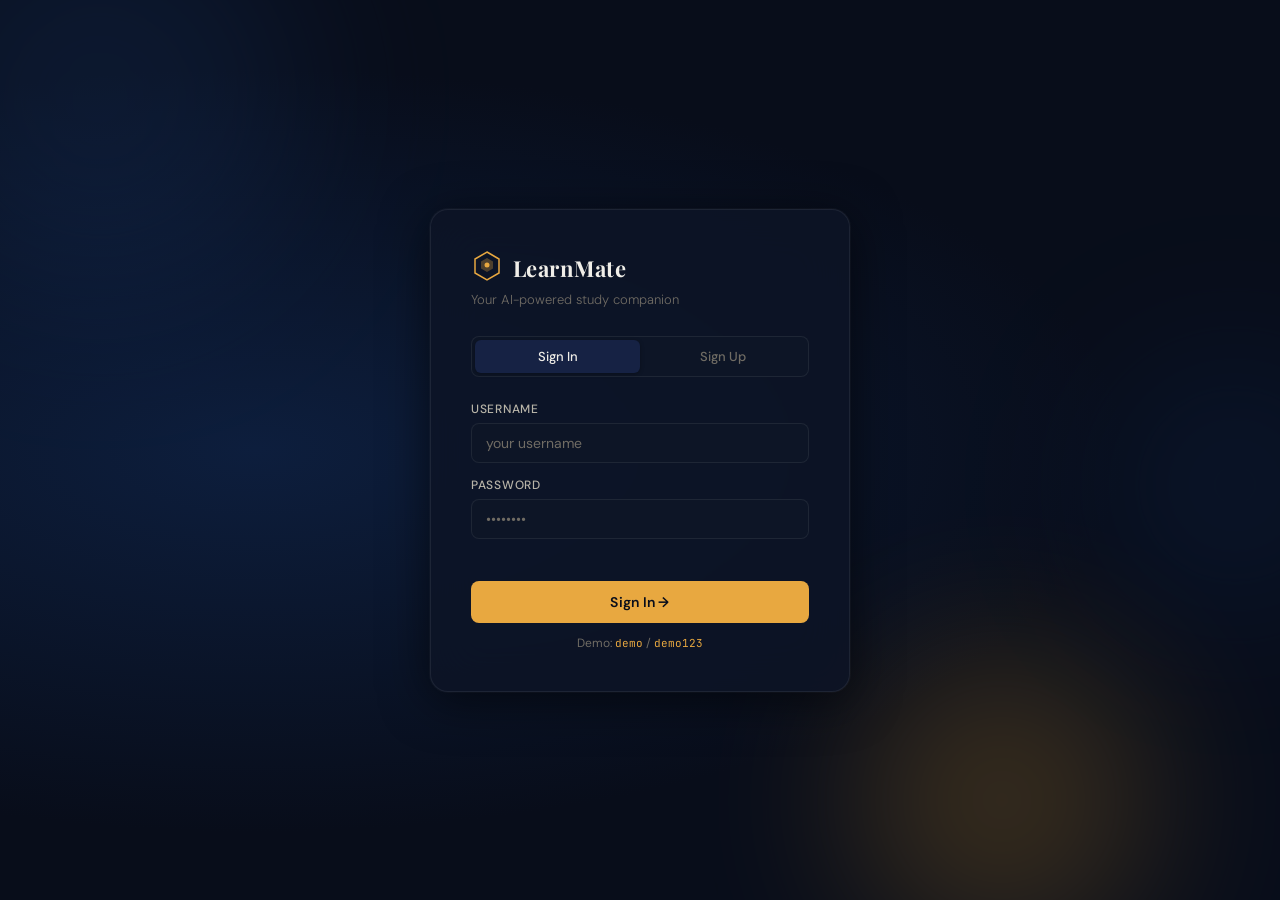
<file: index.html>
<!DOCTYPE html>
<html lang="en">
<head>
  <meta charset="UTF-8" />
  <meta name="viewport" content="width=device-width, initial-scale=1.0" />
  <title>LearnMate — AI Study Companion</title>
  <link rel="preconnect" href="https://fonts.googleapis.com" />
  <link href="https://fonts.googleapis.com/css2?family=Playfair+Display:wght@500;600;700&family=DM+Sans:wght@300;400;500;600&family=JetBrains+Mono:wght@400;500&display=swap" rel="stylesheet" />
  <link rel="stylesheet" href="style.css" />
</head>
<body>

  <!-- ══════════════════════════════════════
       AUTH SCREEN
  ══════════════════════════════════════ -->
  <div id="auth-screen" class="auth-screen">
    <div class="auth-bg">
      <div class="auth-orb auth-orb-1"></div>
      <div class="auth-orb auth-orb-2"></div>
      <div class="auth-orb auth-orb-3"></div>
    </div>

    <div class="auth-card">
      <div class="auth-brand">
        <div class="auth-logo">
          <svg width="32" height="32" viewBox="0 0 32 32" fill="none">
            <path d="M16 2L28 9V23L16 30L4 23V9L16 2Z" stroke="var(--amber)" stroke-width="1.5" fill="none"/>
            <path d="M16 8L22 11.5V18.5L16 22L10 18.5V11.5L16 8Z" fill="var(--amber)" opacity="0.3"/>
            <circle cx="16" cy="15" r="2.5" fill="var(--amber)"/>
          </svg>
        </div>
        <span class="auth-brand-name">LearnMate</span>
      </div>
      <p class="auth-tagline">Your AI-powered study companion</p>

      <!-- Tab switcher -->
      <div class="auth-tabs">
        <button class="auth-tab active" id="tab-login" onclick="switchTab('login')">Sign In</button>
        <button class="auth-tab" id="tab-signup" onclick="switchTab('signup')">Sign Up</button>
      </div>

      <!-- Login Form -->
      <div id="form-login" class="auth-form active">
        <div class="field-group">
          <label class="field-label">Username</label>
          <input type="text" id="login-username" class="field-input" placeholder="your username" autocomplete="username" />
        </div>
        <div class="field-group">
          <label class="field-label">Password</label>
          <input type="password" id="login-password" class="field-input" placeholder="••••••••" autocomplete="current-password" />
        </div>
        <div class="auth-error" id="login-error"></div>
        <button class="btn-primary" onclick="handleLogin()">Sign In →</button>
        <p class="auth-demo-hint">Demo: <code>demo</code> / <code>demo123</code></p>
      </div>

      <!-- Signup Form -->
      <div id="form-signup" class="auth-form">
        <div class="field-group">
          <label class="field-label">Full Name</label>
          <input type="text" id="signup-name" class="field-input" placeholder="Your name" />
        </div>
        <div class="field-group">
          <label class="field-label">Username</label>
          <input type="text" id="signup-username" class="field-input" placeholder="choose a username" />
        </div>
        <div class="field-group">
          <label class="field-label">Password</label>
          <input type="password" id="signup-password" class="field-input" placeholder="min 6 characters" />
        </div>
        <div class="auth-error" id="signup-error"></div>
        <div class="auth-success" id="signup-success"></div>
        <button class="btn-primary" onclick="handleSignup()">Create Account →</button>
      </div>
    </div>
  </div>

  <!-- ══════════════════════════════════════
       APP SCREEN (Dashboard + Chat)
  ══════════════════════════════════════ -->
  <div id="app-screen" class="app-screen hidden">

    <!-- Sidebar -->
    <aside class="sidebar">
      <div class="sidebar-header">
        <div class="sidebar-brand">
          <svg width="24" height="24" viewBox="0 0 32 32" fill="none">
            <path d="M16 2L28 9V23L16 30L4 23V9L16 2Z" stroke="var(--amber)" stroke-width="1.5" fill="none"/>
            <circle cx="16" cy="15" r="2.5" fill="var(--amber)"/>
          </svg>
          <span>LearnMate</span>
        </div>
      </div>

      <div class="sidebar-section">
        <p class="sidebar-section-label">Study Tools</p>
        <button class="sidebar-item active" onclick="setMode('chat')">
          <svg width="16" height="16" viewBox="0 0 24 24" fill="none" stroke="currentColor" stroke-width="1.8"><path d="M21 15a2 2 0 01-2 2H7l-4 4V5a2 2 0 012-2h14a2 2 0 012 2z"/></svg>
          AI Tutor
        </button>
        <button class="sidebar-item" onclick="setMode('flashcard')">
          <svg width="16" height="16" viewBox="0 0 24 24" fill="none" stroke="currentColor" stroke-width="1.8"><rect x="2" y="5" width="20" height="14" rx="2"/><line x1="2" y1="10" x2="22" y2="10"/></svg>
          Flashcards
        </button>
        <button class="sidebar-item" onclick="setMode('timer')">
          <svg width="16" height="16" viewBox="0 0 24 24" fill="none" stroke="currentColor" stroke-width="1.8"><circle cx="12" cy="12" r="9"/><polyline points="12 6 12 12 16 14"/></svg>
          Focus Timer
        </button>
        <button class="sidebar-item" onclick="setMode('notes')">
            <svg width="16" height="16" viewBox="0 0 24 24" fill="none" stroke="currentColor" stroke-width="1.8"><path d="M14 2H6a2 2 0 00-2 2v16a2 2 0 002 2h12a2 2 0 002-2V8z"/><polyline points="14 2 14 8 20 8"/><line x1="16" y1="13" x2="8" y2="13"/><line x1="16" y1="17" x2="8" y2="17"/></svg>
            Notes
        </button>

      </div>

      <div class="sidebar-section">
        <p class="sidebar-section-label">Quick Topics</p>
        <button class="sidebar-item small" onclick="injectPrompt('Help me understand quantum mechanics basics')">⚛ Physics</button>
        <button class="sidebar-item small" onclick="injectPrompt('Explain calculus derivatives step by step')">∫ Math</button>
        <button class="sidebar-item small" onclick="injectPrompt('Summarize World War II key events')">📜 History</button>
        <button class="sidebar-item small" onclick="injectPrompt('Explain DNA replication process')">🧬 Biology</button>
        <button class="sidebar-item small" onclick="injectPrompt('Teach me Python fundamentals')">💻 CS</button>
      </div>

      <div class="sidebar-footer">
        <div class="user-badge">
          <div class="user-avatar" id="sidebar-avatar">D</div>
          <div class="user-info">
            <span class="user-name" id="sidebar-name">Demo User</span>
            <span class="user-plan">Free Plan</span>
          </div>
        </div>
        <button class="logout-btn" onclick="handleLogout()" title="Sign out">
          <svg width="16" height="16" viewBox="0 0 24 24" fill="none" stroke="currentColor" stroke-width="1.8"><path d="M9 21H5a2 2 0 01-2-2V5a2 2 0 012-2h4"/><polyline points="16 17 21 12 16 7"/><line x1="21" y1="12" x2="9" y2="12"/></svg>
        </button>
      </div>
    </aside>

    <!-- Main Content -->
    <main class="main-content">

      <!-- ── CHAT VIEW ── -->
      <div id="view-chat" class="view active">
        <div class="chat-header">
          <div>
            <h1 class="chat-title">AI Tutor</h1>
            <p class="chat-subtitle">Powered by Groq · <span id="model-badge">llama-3.3-70b-versatile</span></p>
          </div>
          <div class="chat-header-actions">
            <button class="icon-btn" onclick="clearChat()" title="Clear chat">
              <svg width="16" height="16" viewBox="0 0 24 24" fill="none" stroke="currentColor" stroke-width="1.8"><polyline points="3 6 5 6 21 6"/><path d="M19 6l-1 14H6L5 6"/><path d="M10 11v6M14 11v6"/></svg>
            </button>
          </div>
        </div>

        <!-- API Key Banner -->
        <div class="api-banner" id="api-banner">
          <svg width="16" height="16" viewBox="0 0 24 24" fill="none" stroke="currentColor" stroke-width="1.8"><circle cx="12" cy="12" r="10"/><line x1="12" y1="8" x2="12" y2="12"/><line x1="12" y1="16" x2="12.01" y2="16"/></svg>
          <span>Enter your <strong>Groq API key</strong> to start chatting</span>
          <div class="api-key-input-wrap">
            <input type="password" id="api-key-input" placeholder="gsk_..." class="api-key-field" />
            <button class="btn-sm" onclick="saveApiKey()">Save</button>
          </div>
        </div>

        <!-- Messages -->
        <div class="messages-area" id="messages-area">
          <div class="welcome-state" id="welcome-state">
            <div class="welcome-icon">
              <svg width="40" height="40" viewBox="0 0 32 32" fill="none">
                <path d="M16 2L28 9V23L16 30L4 23V9L16 2Z" stroke="var(--amber)" stroke-width="1.2" fill="none"/>
                <path d="M16 8L22 11.5V18.5L16 22L10 18.5V11.5L16 8Z" fill="var(--amber)" opacity="0.2"/>
                <circle cx="16" cy="15" r="3" fill="var(--amber)"/>
              </svg>
            </div>
            <h2 class="welcome-title">What are we studying today?</h2>
            <p class="welcome-sub">Ask anything, or pick a prompt below to get started.</p>
            <div class="prompt-grid">
              <button class="prompt-chip" onclick="injectPrompt('Explain this concept like I\'m 16: photosynthesis')">🌱 Explain photosynthesis simply</button>
              <button class="prompt-chip" onclick="injectPrompt('Create 5 quiz questions about the French Revolution')">📋 Quiz me on French Revolution</button>
              <button class="prompt-chip" onclick="injectPrompt('Help me write a study plan for exams in 2 weeks')">🗓 Build my study plan</button>
              <button class="prompt-chip" onclick="injectPrompt('Summarize the key ideas of Newton\'s laws of motion')">⚡ Newton\'s laws summary</button>
              <button class="prompt-chip" onclick="injectPrompt('What are the most effective study techniques backed by science?')">🧠 Best study techniques</button>
              <button class="prompt-chip" onclick="injectPrompt('Explain the difference between mitosis and meiosis')">🔬 Mitosis vs meiosis</button>
            </div>
          </div>
        </div>

        <!-- Input Area -->
        <div class="input-area">
          <div class="input-wrap">
            <textarea id="chat-input" class="chat-textarea" placeholder="Ask your AI tutor anything..." rows="1" onkeydown="handleKey(event)" oninput="autoResize(this)"></textarea>
            <button class="send-btn" id="send-btn" onclick="sendMessage()">
              <svg width="18" height="18" viewBox="0 0 24 24" fill="none" stroke="currentColor" stroke-width="2"><line x1="22" y1="2" x2="11" y2="13"/><polygon points="22 2 15 22 11 13 2 9 22 2"/></svg>
            </button>
          </div>
          <p class="input-hint">Press <kbd>Enter</kbd> to send · <kbd>Shift+Enter</kbd> for new line</p>
        </div>
      </div>

      <!-- ── FLASHCARD VIEW ── -->
      <div id="view-flashcard" class="view">
        <div class="chat-header">
          <div><h1 class="chat-title">Flashcard Generator</h1><p class="chat-subtitle">AI-generated study cards</p></div>
        </div>
        <div class="tool-body">
          <div class="tool-card">
            <label class="field-label">Topic to generate flashcards for</label>
            <input type="text" id="flashcard-topic" class="field-input" placeholder="e.g. Photosynthesis, World War II, Python loops..." />
            <div class="field-group" style="margin-top:12px">
              <label class="field-label">Number of cards</label>
              <select id="flashcard-count" class="field-input">
                <option>5</option><option selected>10</option><option>15</option>
              </select>
            </div>
            <button class="btn-primary" style="margin-top:16px" onclick="generateFlashcards()">Generate Cards</button>
          </div>
          <div id="flashcard-output" class="flashcard-output"></div>
        </div>
      </div>

      <!-- ── TIMER VIEW ── -->
      <div id="view-timer" class="view">
        <div class="chat-header">
          <div><h1 class="chat-title">Focus Timer</h1><p class="chat-subtitle">Pomodoro technique</p></div>
        </div>
        <div class="tool-body timer-body">
          <div class="timer-card">
            <div class="timer-mode-tabs">
              <button class="timer-tab active" onclick="setTimerMode(25, this)">Pomodoro</button>
              <button class="timer-tab" onclick="setTimerMode(5, this)">Short Break</button>
              <button class="timer-tab" onclick="setTimerMode(15, this)">Long Break</button>
            </div>
            <div class="timer-display" id="timer-display">25:00</div>
            <div class="timer-label" id="timer-label">Focus Time</div>
            <div class="timer-controls">
              <button class="btn-primary" id="timer-btn" onclick="toggleTimer()">Start</button>
              <button class="btn-ghost" onclick="resetTimer()">Reset</button>
            </div>
            <div class="pomodoro-count">
              <span class="pomodoro-dot filled"></span>
              <span class="pomodoro-dot"></span>
              <span class="pomodoro-dot"></span>
              <span class="pomodoro-dot"></span>
              <p style="margin-top:8px;font-size:12px;color:var(--text-muted)">Session 1 of 4</p>
            </div>
          </div>
        </div>
      </div>

      <div class="view" id="view-notes">
        <div class="chat-header">
          <div>
            <h1 class="chat-title">Study Notes</h1>
            <p class="chat-subtitle">Saved to your browser · persist across sessions</p>
          </div>

          <div class="chat-header-action">
            <button class="icon-btn" onclick="Notes.clearAll()" title="Delete all notes">
              <svg width="16" height="16" viewBox="0 0 24 24" fill="none" stroke="currentColor" stroke-width="1.8"><polyline points="3 6 5 6 21 6"/><path d="M19 6l-1 14H6L5 6"/></svg>
            </button>
          </div>
        </div>

        <div class="tool-body">
          <div class="tool-card">
            <label class="field-label">New Note</label>
            <textarea name="" id="note-input" class="field-input" rows="3" placeholder="Write your study note here... (Ctrl+Enter to save)"></textarea>
            <div class="note-form-row">
              <div class="field-group" style="flex:1;margin-bottom:0">
                <select id="note-tage-select" class="field-input">
                  <option>General</option>
                  <option>Summary</option>
                  <option>Formula</option>
                  <option>Definiton</option>
                  <option>Question</option>
                  <option>Important</option>
                </select>
              </div>

              <div class="note-colors">
                <button class="note-color-btn" data-color="#e8a840" style="background: #e8a840" title="Amber"></button>
                <button class="note-color-btn" data-color="#34d399" style="background:#34d399" title="Green"></button>
                <button class="note-color-btn" data-color="#60a5fa" style="background:#60a5fa" title="Blue"></button>
                <button class="note-color-btn" data-color="#f472b6" style="background:#f472b6" title="Pink"></button>
              </div>
              <button class="btn-sm" onclick="Notes.addNote()">Save Note</button>
            </div>
          </div>

          <div class="notes-empty" id="notes-empty">
            <svg width="32" height="32" viewBox="0 0 24 24" fill="none" stroke="currentColor" stroke-width="1.5" opacity="0.3"><path d="M14 2H6a2 2 0 00-2 2v16a2 2 0 002 2h12a2 2 0 002-2V8z"/><polyline points="14 2 14 8 20 8"/></svg>
            <p>No notes yet. Write your first one above!</p>
          </div>
          <div id="notes-list" class="notes-list"></div>
        </div>
      </div>
    </main>
  </div>

  <script src="js/config.js"></script>
  <script src="js/auth.js"></script>
  <script src="js/chat.js"></script>
  <script src="js/flashcards.js"></script>
  <script src="js/timer.js"></script>
  <script src="js/notes.js"></script>
</body>
</html>
</file>
<file: style.css>
/* ═══════════════════════════════════════════
   STUDYMIND — Premium Study Chatbot
   Style: Dark scholarly + warm amber accents
   Font: Playfair Display + DM Sans
═══════════════════════════════════════════ */

*, *::before, *::after { box-sizing: border-box; margin: 0; padding: 0; }

:root {
  --navy-950: #080d1a;
  --navy-900: #0d1526;
  --navy-800: #111d35;
  --navy-700: #162244;
  --navy-600: #1e2f55;
  --navy-500: #253665;
  --amber:     #e8a840;
  --amber-dim: #c48a28;
  --amber-glow:#e8a84022;
  --emerald:   #34d399;
  --rose:      #f87171;
  --text-primary: #f0eee8;
  --text-secondary: #b8b4a8;
  --text-muted: #706c64;
  --border: rgba(255,255,255,0.07);
  --border-hover: rgba(232,168,64,0.3);
  --glass: rgba(13,21,38,0.85);
  --radius: 12px;
  --radius-lg: 18px;
  --shadow: 0 4px 24px rgba(0,0,0,0.4);
  --shadow-lg: 0 8px 48px rgba(0,0,0,0.6);
  --transition: 0.2s cubic-bezier(0.4,0,0.2,1);
}

html { font-size: 16px; }
body {
  font-family: 'DM Sans', sans-serif;
  background: var(--navy-950);
  color: var(--text-primary);
  min-height: 100vh;
  overflow: hidden;
}

/* ══════════════ UTILITIES ══════════════ */
.hidden { display: none !important; }

/* ══════════════ SCROLLBAR ══════════════ */
::-webkit-scrollbar { width: 4px; }
::-webkit-scrollbar-track { background: transparent; }
::-webkit-scrollbar-thumb { background: var(--navy-600); border-radius: 2px; }
::-webkit-scrollbar-thumb:hover { background: var(--amber-dim); }

/* ══════════════════════════════════════
   AUTH SCREEN
══════════════════════════════════════ */
.auth-screen {
  min-height: 100vh;
  display: flex;
  align-items: center;
  justify-content: center;
  position: relative;
  overflow: hidden;
  background: radial-gradient(ellipse at 20% 50%, #0d1e3d 0%, var(--navy-950) 60%);
}

.auth-bg { position: absolute; inset: 0; pointer-events: none; }

.auth-orb {
  position: absolute;
  border-radius: 50%;
  filter: blur(80px);
  opacity: 0.25;
  animation: orb-drift 8s ease-in-out infinite;
}
.auth-orb-1 { width: 400px; height: 400px; background: #1a3a6e; top: -100px; left: -100px; animation-delay: 0s; }
.auth-orb-2 { width: 300px; height: 300px; background: #c48a28; bottom: -50px; right: 10%; animation-delay: -3s; }
.auth-orb-3 { width: 250px; height: 250px; background: #0f2d5a; top: 40%; right: -80px; animation-delay: -6s; }

@keyframes orb-drift {
  0%, 100% { transform: translate(0,0) scale(1); }
  33% { transform: translate(20px,-15px) scale(1.05); }
  66% { transform: translate(-10px,20px) scale(0.95); }
}

.auth-card {
  background: var(--glass);
  border: 1px solid var(--border);
  border-radius: var(--radius-lg);
  padding: 40px;
  width: 100%;
  max-width: 420px;
  backdrop-filter: blur(24px);
  box-shadow: var(--shadow-lg), 0 0 0 1px rgba(255,255,255,0.04);
  position: relative;
  z-index: 1;
  animation: card-in 0.5s cubic-bezier(0.4,0,0.2,1);
}

@keyframes card-in {
  from { opacity:0; transform: translateY(20px) scale(0.97); }
  to   { opacity:1; transform: translateY(0) scale(1); }
}

.auth-brand {
  display: flex;
  align-items: center;
  gap: 10px;
  margin-bottom: 4px;
}
.auth-brand-name {
  font-family: 'Playfair Display', serif;
  font-size: 22px;
  font-weight: 700;
  color: var(--text-primary);
  letter-spacing: 0.02em;
}
.auth-tagline {
  font-size: 13px;
  color: var(--text-muted);
  margin-bottom: 28px;
  font-weight: 300;
}

.auth-tabs {
  display: flex;
  gap: 0;
  background: var(--navy-900);
  border: 1px solid var(--border);
  border-radius: 8px;
  padding: 3px;
  margin-bottom: 24px;
}
.auth-tab {
  flex: 1;
  padding: 8px;
  border: none;
  background: transparent;
  color: var(--text-muted);
  font-family: 'DM Sans', sans-serif;
  font-size: 13px;
  font-weight: 500;
  border-radius: 6px;
  cursor: pointer;
  transition: var(--transition);
}
.auth-tab.active {
  background: var(--navy-700);
  color: var(--text-primary);
  box-shadow: 0 1px 4px rgba(0,0,0,0.3);
}

.auth-form { display: none; }
.auth-form.active { display: block; animation: fade-in 0.3s ease; }

@keyframes fade-in { from { opacity:0; transform: translateY(6px); } to { opacity:1; transform: translateY(0); } }

.field-group { margin-bottom: 14px; }
.field-label {
  display: block;
  font-size: 12px;
  font-weight: 500;
  color: var(--text-secondary);
  letter-spacing: 0.06em;
  text-transform: uppercase;
  margin-bottom: 6px;
}
.field-input {
  width: 100%;
  background: var(--navy-900);
  border: 1px solid var(--border);
  border-radius: 8px;
  color: var(--text-primary);
  font-family: 'DM Sans', sans-serif;
  font-size: 14px;
  padding: 10px 14px;
  outline: none;
  transition: var(--transition);
}
.field-input:focus { border-color: var(--amber); box-shadow: 0 0 0 3px var(--amber-glow); }
.field-input::placeholder { color: var(--text-muted); }
select.field-input { cursor: pointer; }

.btn-primary {
  width: 100%;
  background: var(--amber);
  color: var(--navy-950);
  border: none;
  border-radius: 8px;
  padding: 12px;
  font-family: 'DM Sans', sans-serif;
  font-size: 14px;
  font-weight: 600;
  cursor: pointer;
  transition: var(--transition);
  letter-spacing: 0.02em;
  margin-top: 4px;
}
.btn-primary:hover { background: #f0b84a; transform: translateY(-1px); box-shadow: 0 4px 16px rgba(232,168,64,0.35); }
.btn-primary:active { transform: translateY(0); }

.auth-error { font-size: 12px; color: var(--rose); margin-bottom: 8px; min-height: 16px; }
.auth-success { font-size: 12px; color: var(--emerald); margin-bottom: 8px; min-height: 16px; }
.auth-demo-hint { font-size: 12px; color: var(--text-muted); text-align: center; margin-top: 12px; }
.auth-demo-hint code { font-family: 'JetBrains Mono', monospace; color: var(--amber); font-size: 11px; }

/* ══════════════════════════════════════
   APP SCREEN LAYOUT
══════════════════════════════════════ */
.app-screen {
  display: flex;
  height: 100vh;
  overflow: hidden;
}

/* ══════════════════════════════════════
   SIDEBAR
══════════════════════════════════════ */
.sidebar {
  width: 220px;
  flex-shrink: 0;
  background: var(--navy-900);
  border-right: 1px solid var(--border);
  display: flex;
  flex-direction: column;
  overflow: hidden;
}

.sidebar-header {
  padding: 20px 16px 16px;
  border-bottom: 1px solid var(--border);
}
.sidebar-brand {
  display: flex;
  align-items: center;
  gap: 8px;
  font-family: 'Playfair Display', serif;
  font-size: 16px;
  font-weight: 600;
  color: var(--text-primary);
}

.sidebar-section { padding: 16px 10px 8px; }
.sidebar-section-label {
  font-size: 10px;
  font-weight: 600;
  color: var(--text-muted);
  letter-spacing: 0.1em;
  text-transform: uppercase;
  padding: 0 6px;
  margin-bottom: 6px;
}

.sidebar-item {
  display: flex;
  align-items: center;
  gap: 8px;
  width: 100%;
  padding: 9px 10px;
  border: none;
  background: transparent;
  color: var(--text-secondary);
  font-family: 'DM Sans', sans-serif;
  font-size: 13px;
  font-weight: 400;
  border-radius: 8px;
  cursor: pointer;
  text-align: left;
  transition: var(--transition);
  margin-bottom: 2px;
}
.sidebar-item:hover { background: var(--navy-800); color: var(--text-primary); }
.sidebar-item.active { background: var(--amber-glow); color: var(--amber); border: 1px solid rgba(232,168,64,0.15); }
.sidebar-item.small { font-size: 12px; padding: 7px 10px; color: var(--text-muted); }
.sidebar-item.small:hover { color: var(--text-primary); }

.sidebar-footer {
  margin-top: auto;
  padding: 12px 10px;
  border-top: 1px solid var(--border);
  display: flex;
  align-items: center;
  gap: 8px;
}
.user-badge { display: flex; align-items: center; gap: 8px; flex: 1; min-width: 0; }
.user-avatar {
  width: 30px; height: 30px;
  background: var(--amber);
  color: var(--navy-950);
  border-radius: 50%;
  display: flex; align-items: center; justify-content: center;
  font-size: 12px; font-weight: 700;
  flex-shrink: 0;
}
.user-info { display: flex; flex-direction: column; min-width: 0; }
.user-name { font-size: 12px; font-weight: 500; color: var(--text-primary); truncate: ellipsis; white-space: nowrap; overflow: hidden; }
.user-plan { font-size: 10px; color: var(--text-muted); }
.logout-btn {
  background: transparent; border: none; color: var(--text-muted);
  cursor: pointer; padding: 6px; border-radius: 6px; transition: var(--transition);
  flex-shrink: 0;
}
.logout-btn:hover { background: var(--navy-800); color: var(--rose); }

/* ══════════════════════════════════════
   MAIN CONTENT
══════════════════════════════════════ */
.main-content { flex: 1; display: flex; flex-direction: column; overflow: hidden; }

/* ── Views ── */
.view { display: none; flex-direction: column; height: 100%; overflow: hidden; }
.view.active { display: flex; }

/* ── Chat Header ── */
.chat-header {
  display: flex;
  align-items: center;
  justify-content: space-between;
  padding: 20px 28px 16px;
  border-bottom: 1px solid var(--border);
  flex-shrink: 0;
}
.chat-title {
  font-family: 'Playfair Display', serif;
  font-size: 20px;
  font-weight: 600;
  color: var(--text-primary);
}
.chat-subtitle { font-size: 12px; color: var(--text-muted); margin-top: 2px; }
#model-badge {
  font-family: 'JetBrains Mono', monospace;
  font-size: 10px;
  background: var(--navy-800);
  border: 1px solid var(--border);
  padding: 2px 6px;
  border-radius: 4px;
  color: var(--amber);
}
.chat-header-actions { display: flex; gap: 8px; }
.icon-btn {
  background: transparent; border: 1px solid var(--border);
  color: var(--text-muted); padding: 7px; border-radius: 8px;
  cursor: pointer; transition: var(--transition); display: flex; align-items: center;
}
.icon-btn:hover { background: var(--navy-800); color: var(--text-primary); border-color: var(--border-hover); }

/* ── API Banner ── */
.api-banner {
  display: flex;
  align-items: center;
  gap: 10px;
  background: var(--amber-glow);
  border: 1px solid rgba(232,168,64,0.2);
  border-radius: 10px;
  margin: 12px 24px;
  padding: 12px 16px;
  font-size: 13px;
  color: var(--text-secondary);
  flex-shrink: 0;
  flex-wrap: wrap;
}
.api-banner svg { color: var(--amber); flex-shrink: 0; }
.api-banner span { flex: 1; min-width: 180px; }
.api-key-input-wrap { display: flex; gap: 8px; flex: 1; min-width: 220px; }
.api-key-field {
  flex: 1;
  background: var(--navy-900);
  border: 1px solid var(--border);
  border-radius: 6px;
  color: var(--text-primary);
  font-family: 'JetBrains Mono', monospace;
  font-size: 12px;
  padding: 6px 10px;
  outline: none;
}
.api-key-field:focus { border-color: var(--amber); }
.btn-sm {
  background: var(--amber); color: var(--navy-950);
  border: none; border-radius: 6px; padding: 6px 14px;
  font-size: 12px; font-weight: 600; cursor: pointer;
  font-family: 'DM Sans', sans-serif; transition: var(--transition);
  white-space: nowrap;
}
.btn-sm:hover { background: #f0b84a; }

/* ── Messages ── */
.messages-area {
  flex: 1;
  overflow-y: auto;
  padding: 20px 28px;
  display: flex;
  flex-direction: column;
  gap: 4px;
}

/* Welcome state */
.welcome-state { text-align: center; margin: auto; max-width: 560px; padding: 20px 0; }
.welcome-icon {
  width: 72px; height: 72px;
  background: var(--amber-glow);
  border: 1px solid rgba(232,168,64,0.2);
  border-radius: 50%;
  display: flex; align-items: center; justify-content: center;
  margin: 0 auto 20px;
}
.welcome-title {
  font-family: 'Playfair Display', serif;
  font-size: 24px;
  font-weight: 600;
  color: var(--text-primary);
  margin-bottom: 8px;
}
.welcome-sub { font-size: 14px; color: var(--text-muted); margin-bottom: 28px; }

.prompt-grid {
  display: grid;
  grid-template-columns: 1fr 1fr;
  gap: 10px;
}
.prompt-chip {
  background: var(--navy-800);
  border: 1px solid var(--border);
  border-radius: 10px;
  padding: 12px 14px;
  color: var(--text-secondary);
  font-family: 'DM Sans', sans-serif;
  font-size: 13px;
  text-align: left;
  cursor: pointer;
  transition: var(--transition);
  line-height: 1.4;
}
.prompt-chip:hover {
  background: var(--navy-700);
  border-color: var(--border-hover);
  color: var(--text-primary);
  transform: translateY(-1px);
}

/* Message bubbles */
.message {
  display: flex;
  gap: 12px;
  max-width: 820px;
  animation: msg-in 0.25s ease;
}
@keyframes msg-in { from { opacity:0; transform: translateY(6px); } to { opacity:1; transform: translateY(0); } }

.message.user { align-self: flex-end; flex-direction: row-reverse; }

.msg-avatar {
  width: 28px; height: 28px;
  border-radius: 50%;
  display: flex; align-items: center; justify-content: center;
  font-size: 11px; font-weight: 700;
  flex-shrink: 0; margin-top: 4px;
}
.message.user .msg-avatar { background: var(--amber); color: var(--navy-950); }
.message.assistant .msg-avatar { background: var(--navy-700); border: 1px solid var(--border); color: var(--amber); }

.msg-bubble {
  padding: 12px 16px;
  border-radius: 14px;
  font-size: 14px;
  line-height: 1.65;
  max-width: calc(100% - 50px);
}
.message.user .msg-bubble {
  background: var(--navy-700);
  border: 1px solid var(--border);
  border-bottom-right-radius: 4px;
  color: var(--text-primary);
}
.message.assistant .msg-bubble {
  background: var(--navy-800);
  border: 1px solid var(--border);
  border-bottom-left-radius: 4px;
  color: var(--text-primary);
}

/* Markdown-ish styling inside bubbles */
.msg-bubble strong { color: var(--amber); font-weight: 600; }
.msg-bubble code {
  font-family: 'JetBrains Mono', monospace;
  font-size: 12px;
  background: var(--navy-900);
  border: 1px solid var(--border);
  padding: 1px 5px;
  border-radius: 4px;
  color: var(--emerald);
}
.msg-bubble pre {
  background: var(--navy-900);
  border: 1px solid var(--border);
  border-radius: 8px;
  padding: 12px;
  overflow-x: auto;
  margin: 8px 0;
  font-family: 'JetBrains Mono', monospace;
  font-size: 12px;
  color: var(--emerald);
}
.msg-bubble ul, .msg-bubble ol { padding-left: 20px; margin: 6px 0; }
.msg-bubble li { margin: 3px 0; }
.msg-bubble h3 { font-family: 'Playfair Display', serif; color: var(--amber); margin: 10px 0 4px; font-size: 15px; }

/* Typing indicator */
.typing-bubble {
  display: flex; gap: 5px; align-items: center;
  padding: 14px 18px;
}
.typing-dot {
  width: 7px; height: 7px;
  background: var(--text-muted);
  border-radius: 50%;
  animation: bounce 1.2s ease-in-out infinite;
}
.typing-dot:nth-child(2) { animation-delay: 0.2s; }
.typing-dot:nth-child(3) { animation-delay: 0.4s; }
@keyframes bounce { 0%,60%,100% { transform: translateY(0); } 30% { transform: translateY(-6px); opacity:0.7; } }

/* ── Input Area ── */
.input-area {
  padding: 14px 24px 18px;
  border-top: 1px solid var(--border);
  flex-shrink: 0;
}
.input-wrap {
  display: flex;
  align-items: flex-end;
  gap: 10px;
  background: var(--navy-800);
  border: 1px solid var(--border);
  border-radius: var(--radius);
  padding: 10px 12px;
  transition: var(--transition);
}

.input-wrap:focus-within { border-color: rgba(232,168,64,0.4); box-shadow: 0 0 0 3px var(--amber-glow); }
.chat-textarea {
  flex: 1;
  background: transparent;
  border: none;
  color: var(--text-primary);
  font-family: 'DM Sans', sans-serif;
  font-size: 14px;
  line-height: 1.5;
  resize: none;
  outline: none;
  max-height: 140px;
  overflow-y: auto;
}
.chat-textarea::placeholder { color: var(--text-muted); }
.send-btn {
  background: var(--amber); color: var(--navy-950);
  border: none; border-radius: 8px;
  width: 36px; height: 36px;
  display: flex; align-items: center; justify-content: center;
  cursor: pointer; flex-shrink: 0; transition: var(--transition);
}
.send-btn:hover { background: #f0b84a; transform: scale(1.05); }
.send-btn:disabled { background: var(--navy-600); color: var(--text-muted); transform: none; cursor: not-allowed; }
.input-hint {
  font-size: 11px; color: var(--text-muted);
  margin-top: 7px; text-align: center;
}
.input-hint kbd {
  background: var(--navy-800); border: 1px solid var(--border);
  border-radius: 3px; padding: 1px 5px; font-size: 10px;
  font-family: 'JetBrains Mono', monospace; color: var(--text-secondary);
}

/* ══════════════════════════════════════
   TOOL VIEWS (Flashcard, Timer)
══════════════════════════════════════ */
.tool-body {
  flex: 1; overflow-y: auto;
  padding: 24px 28px;
  display: flex;
  flex-direction: column;
  gap: 20px;
}
.tool-card {
  background: var(--navy-800);
  border: 1px solid var(--border);
  border-radius: var(--radius-lg);
  padding: 24px;
  max-width: 600px;
}

/* Flashcards */
.flashcard-output { display: flex; flex-direction: column; gap: 10px; max-width: 600px; }
.flashcard {
  background: var(--navy-800);
  border: 1px solid var(--border);
  border-radius: var(--radius);
  overflow: hidden;
  cursor: pointer;
  transition: var(--transition);
}


.flashcard:hover { border-color: var(--border-hover); transform: translateY(-1px); }
.fc-front {
  padding: 14px 18px;
  font-weight: 500;
  font-size: 14px;
  color: var(--text-primary);
  display: flex;
  align-items: center;
  justify-content: space-between;
  gap: 12px;
}
.fc-front::after {
  content: '▾';
  color: var(--text-muted);
  font-size: 12px;
  flex-shrink: 0;
  transition: var(--transition);
}
.flashcard.open .fc-front::after { transform: rotate(180deg); }
.fc-back {
  padding: 12px 18px 14px;
  font-size: 13px;
  color: var(--text-secondary);
  border-top: 1px solid var(--border);
  background: var(--navy-900);
  display: none;
  line-height: 1.6;
}
.flashcard.open .fc-back { display: block; animation: fade-in 0.2s ease; }
.fc-badge {
  font-size: 10px;
  font-family: 'JetBrains Mono', monospace;
  color: var(--amber);
  background: var(--amber-glow);
  border: 1px solid rgba(232,168,64,0.15);
  padding: 2px 7px; border-radius: 4px; flex-shrink: 0;
}

/* Timer */
.timer-body { align-items: center; justify-content: center; }
.timer-card {
  background: var(--navy-800);
  border: 1px solid var(--border);
  border-radius: var(--radius-lg);
  padding: 40px 48px;
  text-align: center;
  max-width: 360px;
  width: 100%;
}
.timer-mode-tabs {
  display: flex; gap: 4px;
  background: var(--navy-900);
  border: 1px solid var(--border);
  border-radius: 8px; padding: 3px;
  margin-bottom: 36px;
}
.timer-tab {
  flex: 1; padding: 7px 6px;
  border: none; background: transparent;
  color: var(--text-muted);
  font-family: 'DM Sans', sans-serif;
  font-size: 12px; font-weight: 500;
  border-radius: 6px; cursor: pointer; transition: var(--transition);
}
.timer-tab.active { background: var(--navy-700); color: var(--text-primary); }
.timer-display {
  font-family: 'Playfair Display', serif;
  font-size: 72px; font-weight: 700;
  color: var(--text-primary);
  letter-spacing: 0.02em;
  line-height: 1;
  margin-bottom: 8px;
}
.timer-label { font-size: 13px; color: var(--text-muted); margin-bottom: 32px; }
.timer-controls { display: flex; gap: 10px; justify-content: center; margin-bottom: 28px; }
.timer-controls .btn-primary { width: auto; padding: 12px 32px; }
.btn-ghost {
  background: transparent;
  border: 1px solid var(--border);
  color: var(--text-secondary);
  border-radius: 8px; padding: 12px 24px;
  font-family: 'DM Sans', sans-serif;
  font-size: 14px; font-weight: 500;
  cursor: pointer; transition: var(--transition);
}


.btn-ghost:hover { background: var(--navy-700); border-color: var(--border-hover); color: var(--text-primary); }
.pomodoro-count { display: flex; gap: 8px; align-items: center; justify-content: center; flex-wrap: wrap; }
.pomodoro-dot {
  width: 10px; height: 10px;
  border-radius: 50%;
  background: var(--navy-600);
  border: 1px solid var(--border);
  transition: var(--transition);
}
.pomodoro-dot.filled { background: var(--amber); border-color: var(--amber); }

/* ══════════════════════════════════════
   LOADING SPINNER
══════════════════════════════════════ */
.spinner {
  width: 16px; height: 16px;
  border: 2px solid var(--border);
  border-top-color: var(--amber);
  border-radius: 50%;
  animation: spin 0.7s linear infinite;
  display: inline-block;
}
@keyframes spin { to { transform: rotate(360deg); } }

/* ══════════════════════════════════════
   RESPONSIVE
══════════════════════════════════════ */
@media (max-width: 640px) {
  .sidebar { width: 56px; }
  .sidebar-brand span, .sidebar-item span, .sidebar-section-label,
  .user-info, .sidebar-section-label { display: none; }
  .sidebar-item { justify-content: center; padding: 10px; }
  .prompt-grid { grid-template-columns: 1fr; }
  .auth-card { margin: 16px; padding: 28px 20px; }
  .timer-display { font-size: 56px; }
}


.note-form-row {
  display: flex;
  align-items: center;
  gap: 10px;
  margin-top: 12px;
  flex-wrap: wrap;
}

.note-colors {
  display: flex;
  gap: 6px;
  align-items: center;
}
.note-color-btn {
  width: 18px; height: 18px;
  border-radius: 50%;
  border: 2px solid transparent;
  cursor: pointer;
  transition: var(--transition);
  flex-shrink: 0;
}
.note-color-btn.selected { border-color: white; transform: scale(1.2); }
.note-color-btn:hover { transform: scale(1.15); }

.notes-empty {
  display: flex;
  flex-direction: column;
  align-items: center;
  gap: 10px;
  color: var(--text-muted);
  font-size: 13px;
  padding: 40px 0;
}

.notes-list { display: flex; flex-direction: column; gap: 10px; max-width: 680px; }

.note-card {
  background: var(--navy-800);
  border: 1px solid var(--border);
  border-left: 3px solid var(--note-color, var(--amber));
  border-radius: var(--radius);
  padding: 14px 16px;
  transition: var(--transition);
  animation: fade-in 0.25s ease;
}
.note-card:hover { border-color: rgba(255,255,255,0.12); transform: translateY(-1px); }

.note-top {
  display: flex;
  align-items: center;
  justify-content: space-between;
  margin-bottom: 8px;
}
.note-tag {
  font-size: 10px;
  font-weight: 600;
  letter-spacing: 0.07em;
  text-transform: uppercase;
  color: var(--note-color, var(--amber));
  background: color-mix(in srgb, var(--note-color, var(--amber)) 12%, transparent);
  padding: 2px 8px;
  border-radius: 4px;
}
.note-actions { display: flex; gap: 4px; }
.note-pin-btn, .note-del-btn {
  background: transparent; border: none;
  cursor: pointer; padding: 4px;
  border-radius: 5px; opacity: 0.4;
  transition: var(--transition);
  color: var(--text-secondary);
  font-size: 13px;
  display: flex; align-items: center;
}
.note-pin-btn:hover, .note-del-btn:hover { opacity: 1; background: var(--navy-700); }
.note-pin-btn.pinned { opacity: 1; }

.note-body {
  font-size: 13px;
  color: var(--text-primary);
  line-height: 1.65;
  white-space: pre-wrap;
  word-break: break-word;
}
.note-date {
  display: block;
  font-size: 11px;
  color: var(--text-muted);
  margin-top: 8px;
  font-family: 'JetBrains Mono', monospace;
}

.sm-toast {
  position: fixed;
  bottom: 28px;
  left: 50%;
  transform: translateX(-50%) translateY(16px);
  background: var(--navy-700);
  border: 1px solid var(--border-hover);
  color: var(--text-primary);
  font-size: 13px;
  font-family: 'DM Sans', sans-serif;
  padding: 10px 20px;
  border-radius: 24px;
  box-shadow: var(--shadow);
  opacity: 0;
  pointer-events: none;
  transition: opacity 0.25s, transform 0.25s;
  z-index: 9999;
  white-space: nowrap;
}
.sm-toast.show {
  opacity: 1;
  transform: translateX(-50%) translateY(0);
}
</file>
